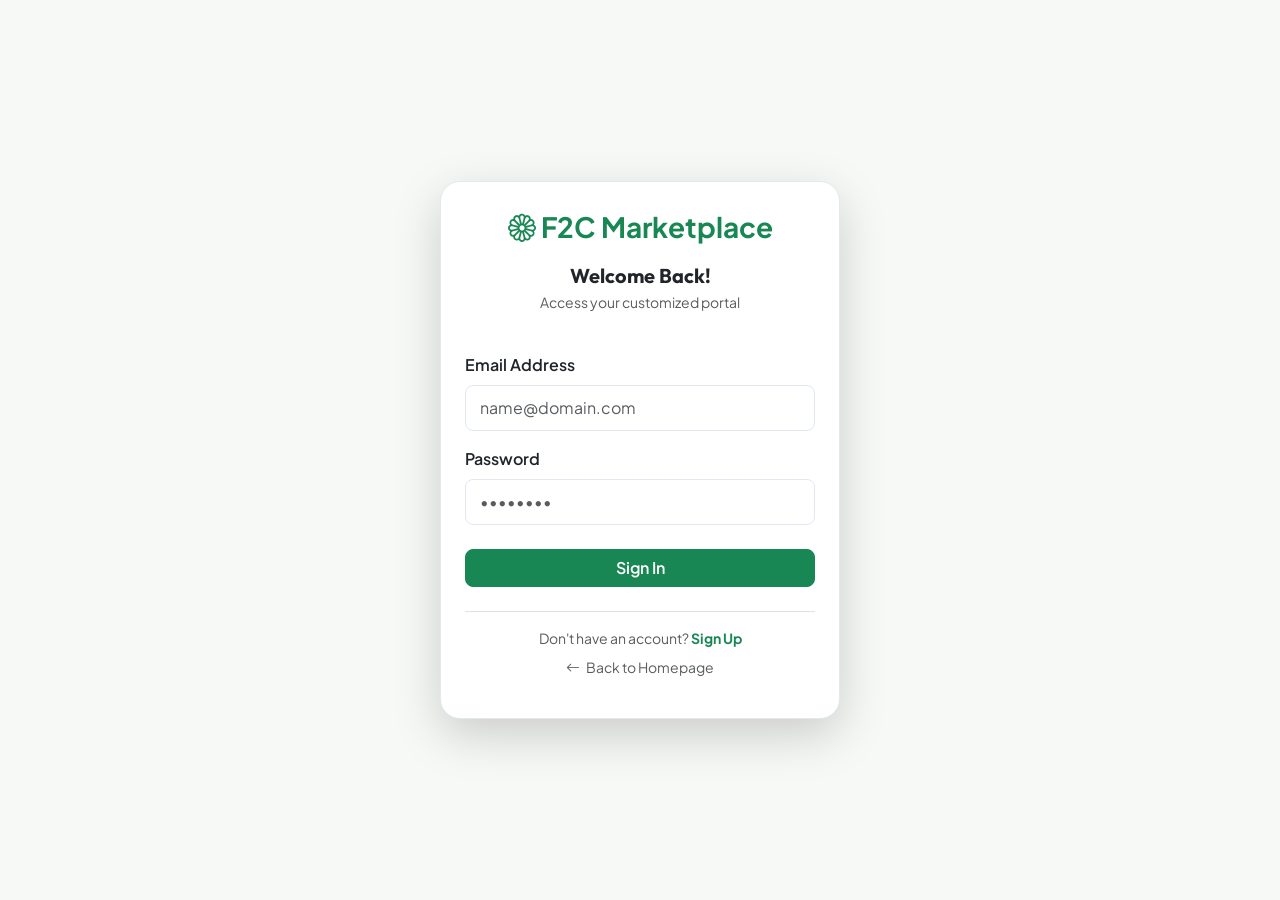
<file: target/classes/static/login.html>
<!DOCTYPE html>
<html lang="en">
<head>
    <meta charset="UTF-8">
    <meta name="viewport" content="width=device-width, initial-scale=1.0">
    <title>Sign In | F2C Marketplace</title>
    <link href="https://cdn.jsdelivr.net/npm/bootstrap@5.3.0/dist/css/bootstrap.min.css" rel="stylesheet">
    <link rel="stylesheet" href="https://cdn.jsdelivr.net/npm/bootstrap-icons@1.11.1/font/bootstrap-icons.css">
    <link rel="stylesheet" href="css/style.css">
</head>
<body class="d-flex align-items-center justify-content-center" style="min-height: 100vh; background-color: var(--bg-color);">

    <div class="card p-4 shadow-lg border-color" style="max-width: 400px; width: 100%; border-radius: 20px; background-color: var(--card-bg);">
        <div class="text-center mb-4">
            <a href="index.html" class="fs-3 fw-bold text-success text-decoration-none">
                <i class="bi bi-flower1"></i> F2C Marketplace
            </a>
            <h5 class="mt-3 mb-1 fw-bold">Welcome Back!</h5>
            <p class="text-muted small">Access your customized portal</p>
        </div>

        <form id="login-form">
            <div class="mb-3">
                <label class="form-label fw-semibold">Email Address</label>
                <input type="email" class="form-control" id="login-email" placeholder="name@domain.com" required style="padding: 10px 14px;">
            </div>
            <div class="mb-3">
                <label class="form-label fw-semibold">Password</label>
                <input type="password" class="form-control" id="login-password" placeholder="••••••••" required style="padding: 10px 14px;">
            </div>
            <button type="submit" class="btn btn-success w-100 py-2.5 mt-2" style="font-weight: 600; border-radius: 8px;">Sign In</button>
        </form>

        <div class="alert alert-danger mt-3 d-none" id="auth-alert" style="font-size: 13px;"></div>

        <div class="text-center mt-4 border-top pt-3 border-color">
            <p class="mb-0 small text-muted">Don't have an account? <a href="register.html" class="text-success fw-bold">Sign Up</a></p>
            <p class="mt-2 small"><a href="index.html" class="text-muted"><i class="bi bi-arrow-left me-1"></i> Back to Homepage</a></p>
        </div>
    </div>

    <script src="https://cdn.jsdelivr.net/npm/bootstrap@5.3.0/dist/js/bootstrap.bundle.min.js"></script>
    <script src="js/app.js"></script>
    <script src="js/auth.js"></script>
</body>
</html>
</file>
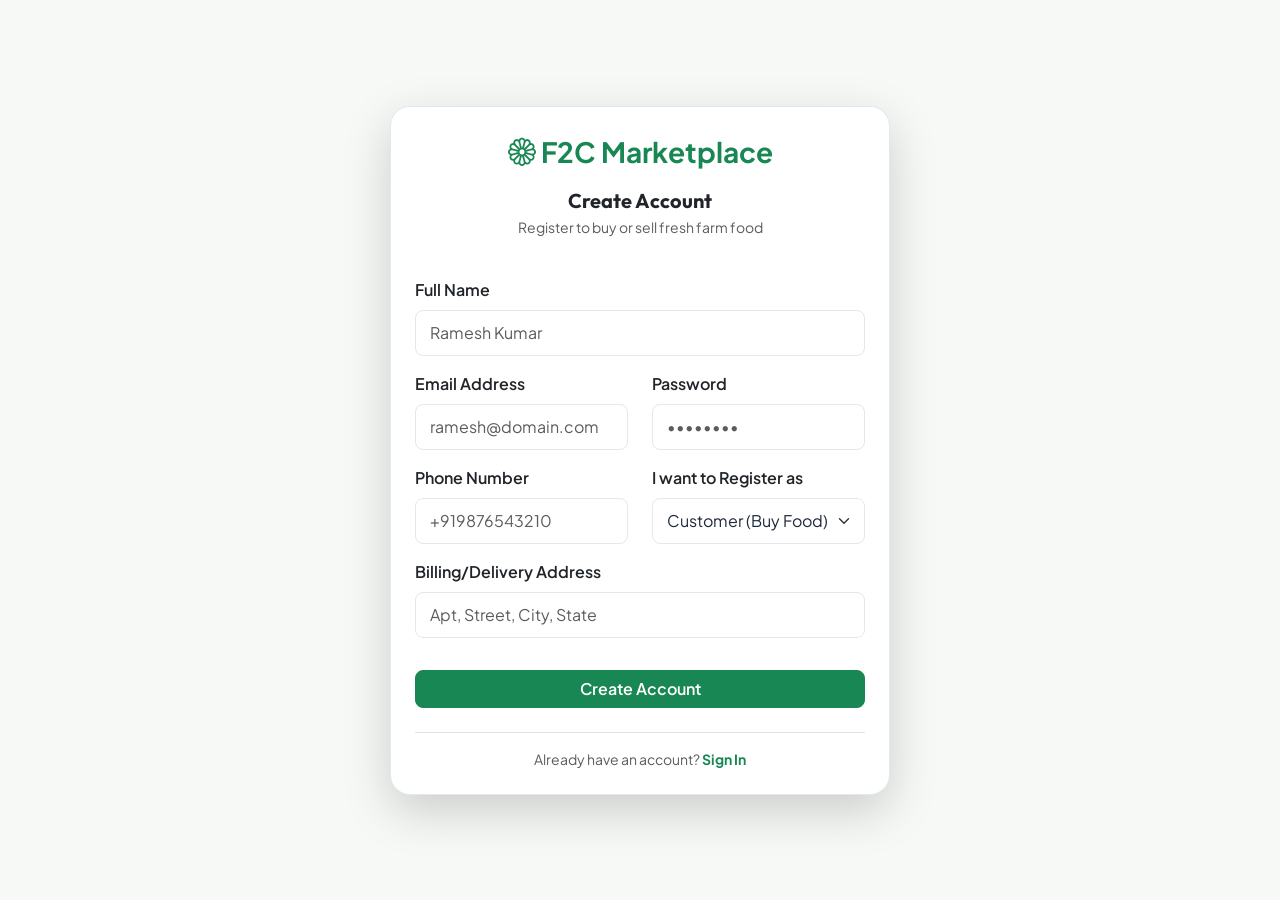
<file: target/classes/static/register.html>
<!DOCTYPE html>
<html lang="en">
<head>
    <meta charset="UTF-8">
    <meta name="viewport" content="width=device-width, initial-scale=1.0">
    <title>Sign Up | F2C Marketplace</title>
    <link href="https://cdn.jsdelivr.net/npm/bootstrap@5.3.0/dist/css/bootstrap.min.css" rel="stylesheet">
    <link rel="stylesheet" href="https://cdn.jsdelivr.net/npm/bootstrap-icons@1.11.1/font/bootstrap-icons.css">
    <link rel="stylesheet" href="css/style.css">
</head>
<body class="d-flex align-items-center justify-content-center py-5" style="min-height: 100vh; background-color: var(--bg-color);">

    <div class="card p-4 shadow-lg border-color" style="max-width: 500px; width: 100%; border-radius: 20px; background-color: var(--card-bg);">
        <div class="text-center mb-4">
            <a href="index.html" class="fs-3 fw-bold text-success text-decoration-none">
                <i class="bi bi-flower1"></i> F2C Marketplace
            </a>
            <h5 class="mt-3 mb-1 fw-bold">Create Account</h5>
            <p class="text-muted small">Register to buy or sell fresh farm food</p>
        </div>

        <form id="register-form">
            <div class="mb-3">
                <label class="form-label fw-semibold">Full Name</label>
                <input type="text" class="form-control" id="register-name" placeholder="Ramesh Kumar" required style="padding: 10px 14px;">
            </div>
            
            <div class="row">
                <div class="col-md-6 mb-3">
                    <label class="form-label fw-semibold">Email Address</label>
                    <input type="email" class="form-control" id="register-email" placeholder="ramesh@domain.com" required style="padding: 10px 14px;">
                </div>
                <div class="col-md-6 mb-3">
                    <label class="form-label fw-semibold">Password</label>
                    <input type="password" class="form-control" id="register-password" placeholder="••••••••" required style="padding: 10px 14px;">
                </div>
            </div>

            <div class="row">
                <div class="col-md-6 mb-3">
                    <label class="form-label fw-semibold">Phone Number</label>
                    <input type="text" class="form-control" id="register-phone" placeholder="+919876543210" required style="padding: 10px 14px;">
                </div>
                <div class="col-md-6 mb-3">
                    <label class="form-label fw-semibold">I want to Register as</label>
                    <select class="form-select" id="register-role" required style="padding: 10px 14px;">
                        <option value="CUSTOMER">Customer (Buy Food)</option>
                        <option value="FARMER">Farmer (Sell Food)</option>
                        <option value="ADMIN">Administrator (Manage Portal)</option>
                    </select>
                </div>
            </div>

            <div class="mb-3">
                <label class="form-label fw-semibold">Billing/Delivery Address</label>
                <input type="text" class="form-control" id="register-address" placeholder="Apt, Street, City, State" required style="padding: 10px 14px;">
            </div>

            <!-- Farmer specific fields (Toggled dynamically by auth.js) -->
            <div id="farmer-specific-fields" class="d-none border-top pt-3 mt-3 border-color">
                <h6 class="fw-bold text-success mb-3"><i class="bi bi-patch-check"></i> Farmer Credentials &amp; Farm Info</h6>
                <div class="row">
                    <div class="col-md-6 mb-3">
                        <label class="form-label fw-semibold">Farm Name</label>
                        <input type="text" class="form-control" id="farm-name" placeholder="Green Fields Farm">
                    </div>
                    <div class="col-md-6 mb-3">
                        <label class="form-label fw-semibold">Verification License No.</label>
                        <input type="text" class="form-control" id="license-number" placeholder="LIC-FARM-98765">
                    </div>
                </div>
                <div class="mb-3">
                    <label class="form-label fw-semibold">Farm Address</label>
                    <input type="text" class="form-control" id="farm-address" placeholder="Sonipat, Haryana">
                </div>
            </div>

            <button type="submit" class="btn btn-success w-100 py-2.5 mt-3" style="font-weight: 600; border-radius: 8px;">Create Account</button>
        </form>

        <div class="alert alert-danger mt-3 d-none" id="auth-alert" style="font-size: 13px;"></div>

        <div class="text-center mt-4 border-top pt-3 border-color">
            <p class="mb-0 small text-muted">Already have an account? <a href="login.html" class="text-success fw-bold">Sign In</a></p>
        </div>
    </div>

    <script src="https://cdn.jsdelivr.net/npm/bootstrap@5.3.0/dist/js/bootstrap.bundle.min.js"></script>
    <script src="js/app.js"></script>
    <script src="js/auth.js"></script>
</body>
</html>
</file>
<file: target/classes/static/css/style.css>
/* F2C Marketplace Stylesheet - Premium & Modern */
@import url('https://fonts.googleapis.com/css2?family=Outfit:wght@300;400;500;600;700;800&family=Plus+Jakarta+Sans:wght@300;400;500;600;700&display=swap');

:root {
    /* Color Palette - Farm Fresh Theme */
    --primary-color: #2e7d32;
    --primary-dark: #1b5e20;
    --primary-light: #e8f5e9;
    --secondary-color: #ff9100;
    --secondary-light: #fff3e0;
    --accent-color: #00e676;
    
    --bg-color: #f7f9f6;
    --card-bg: #ffffff;
    --text-color: #1e293b;
    --text-muted: #64748b;
    --border-color: #e2e8f0;
    
    --shadow-sm: 0 2px 4px rgba(46, 125, 50, 0.05);
    --shadow-md: 0 8px 16px rgba(46, 125, 50, 0.08);
    --shadow-lg: 0 16px 24px rgba(46, 125, 50, 0.12);
    
    --transition: all 0.3s cubic-bezier(0.4, 0, 0.2, 1);
    --font-heading: 'Outfit', sans-serif;
    --font-body: 'Plus Jakarta Sans', sans-serif;
    
    --header-height: 70px;
    --border-radius: 12px;
}

/* Dark Mode Variables */
body.dark-mode {
    --bg-color: #0f172a;
    --card-bg: #1e293b;
    --text-color: #f8fafc;
    --text-muted: #94a3b8;
    --border-color: #334155;
    --primary-light: #1e3a24;
    --secondary-light: #3a2a1a;
    
    --shadow-sm: 0 2px 4px rgba(0, 0, 0, 0.2);
    --shadow-md: 0 8px 16px rgba(0, 0, 0, 0.3);
    --shadow-lg: 0 16px 24px rgba(0, 0, 0, 0.4);
}

/* Global Reset & Base Styling */
* {
    box-sizing: border-box;
    margin: 0;
    padding: 0;
}

body {
    font-family: var(--font-body);
    background-color: var(--bg-color);
    color: var(--text-color);
    transition: var(--transition);
    overflow-x: hidden;
}

h1, h2, h3, h4, h5, h6 {
    font-family: var(--font-heading);
    font-weight: 700;
}

a {
    color: var(--primary-color);
    text-decoration: none;
    transition: var(--transition);
}
a:hover {
    color: var(--primary-dark);
}

/* Glassmorphism Header / Navbar */
.navbar {
    height: var(--header-height);
    background: rgba(255, 255, 255, 0.8) !important;
    backdrop-filter: blur(12px);
    border-bottom: 1px solid var(--border-color);
    box-shadow: var(--shadow-sm);
    transition: var(--transition);
    z-index: 1050;
}
body.dark-mode .navbar {
    background: rgba(30, 41, 59, 0.8) !important;
    border-bottom: 1px solid var(--border-color);
}

.navbar-brand {
    font-family: var(--font-heading);
    font-size: 24px;
    font-weight: 800;
    color: var(--primary-color) !important;
    display: flex;
    align-items: center;
    gap: 8px;
}

.nav-link {
    color: var(--text-color) !important;
    font-weight: 500;
    padding: 8px 16px !important;
    border-radius: 8px;
    transition: var(--transition);
}
.nav-link:hover, .nav-link.active {
    background-color: var(--primary-light);
    color: var(--primary-color) !important;
}

/* Custom Buttons with smooth ripple effects */
.btn-primary {
    background-color: var(--primary-color);
    border-color: var(--primary-color);
    font-weight: 600;
    padding: 10px 24px;
    border-radius: var(--border-radius);
    transition: var(--transition);
}
.btn-primary:hover, .btn-primary:focus {
    background-color: var(--primary-dark) !important;
    border-color: var(--primary-dark) !important;
    box-shadow: 0 4px 12px rgba(46, 125, 50, 0.25);
}

.btn-secondary {
    background-color: var(--secondary-color);
    border-color: var(--secondary-color);
    color: white;
    font-weight: 600;
    padding: 10px 24px;
    border-radius: var(--border-radius);
    transition: var(--transition);
}
.btn-secondary:hover {
    background-color: #e68200;
    border-color: #e68200;
}

/* Premium Amazon-style Hero Banner & Carousel */
.hero-section {
    position: relative;
    background: linear-gradient(135deg, var(--primary-light) 0%, #fffde7 100%);
    padding: 80px 0;
    border-bottom-left-radius: 40px;
    border-bottom-right-radius: 40px;
    overflow: hidden;
}
body.dark-mode .hero-section {
    background: linear-gradient(135deg, #162a1c 0%, #1e293b 100%);
}

.hero-image {
    max-width: 100%;
    animation: float 6s ease-in-out infinite;
}

@keyframes float {
    0%, 100% { transform: translateY(0); }
    50% { transform: translateY(-15px); }
}

/* Advanced Card Hover Animations & Styling */
.card {
    background-color: var(--card-bg);
    border: 1px solid var(--border-color);
    border-radius: var(--border-radius);
    box-shadow: var(--shadow-sm);
    transition: var(--transition);
    overflow: hidden;
}
.card:hover {
    transform: translateY(-8px);
    box-shadow: var(--shadow-lg);
    border-color: var(--primary-color);
}

.product-img-wrapper {
    position: relative;
    padding-bottom: 75%; /* 4:3 Aspect Ratio */
    background-color: #f1f5f9;
    overflow: hidden;
}

.product-img {
    position: absolute;
    top: 0;
    left: 0;
    width: 100%;
    height: 100%;
    object-fit: cover;
    transition: transform 0.5s ease;
}
.card:hover .product-img {
    transform: scale(1.1);
}

.badge-flash {
    position: absolute;
    top: 12px;
    left: 12px;
    background-color: #e11d48;
    color: white;
    font-weight: 700;
    font-size: 11px;
    padding: 4px 8px;
    border-radius: 6px;
    z-index: 10;
}

/* Category Circle Cards */
.category-circle-card {
    display: flex;
    flex-direction: column;
    align-items: center;
    cursor: pointer;
}
.category-circle-img {
    width: 80px;
    height: 80px;
    border-radius: 50%;
    object-fit: cover;
    border: 3px solid transparent;
    transition: var(--transition);
}
.category-circle-card:hover .category-circle-img {
    transform: scale(1.1);
    border-color: var(--primary-color);
    box-shadow: var(--shadow-md);
}

/* Float Chatbot UI widget */
.chatbot-widget {
    position: fixed;
    bottom: 30px;
    right: 30px;
    z-index: 1000;
    font-family: var(--font-body);
}

.chat-btn {
    width: 60px;
    height: 60px;
    border-radius: 50%;
    background: linear-gradient(135deg, var(--primary-color) 0%, var(--accent-color) 100%);
    box-shadow: 0 4px 16px rgba(46, 125, 50, 0.4);
    border: none;
    color: white;
    font-size: 24px;
    display: flex;
    align-items: center;
    justify-content: center;
    cursor: pointer;
    transition: var(--transition);
}
.chat-btn:hover {
    transform: scale(1.1) rotate(15deg);
}

.chat-window {
    width: 360px;
    height: 500px;
    background-color: var(--card-bg);
    border: 1px solid var(--border-color);
    border-radius: 20px;
    box-shadow: var(--shadow-lg);
    display: none;
    flex-direction: column;
    overflow: hidden;
    position: absolute;
    bottom: 80px;
    right: 0;
    animation: slideUp 0.3s cubic-bezier(0.4, 0, 0.2, 1);
}

@keyframes slideUp {
    from { transform: translateY(50px); opacity: 0; }
    to { transform: translateY(0); opacity: 1; }
}

.chat-header {
    background: linear-gradient(135deg, var(--primary-color) 0%, var(--primary-dark) 100%);
    color: white;
    padding: 16px;
    display: flex;
    justify-content: space-between;
    align-items: center;
}

.chat-messages {
    flex: 1;
    padding: 16px;
    overflow-y: auto;
    background-color: var(--bg-color);
}

.chat-bubble {
    padding: 10px 14px;
    border-radius: 14px;
    margin-bottom: 12px;
    max-width: 80%;
    font-size: 14px;
    line-height: 1.4;
    word-break: break-word;
}
.chat-bubble.bot {
    background-color: var(--card-bg);
    color: var(--text-color);
    border-top-left-radius: 2px;
    align-self: flex-start;
    box-shadow: var(--shadow-sm);
}
.chat-bubble.user {
    background-color: var(--primary-color);
    color: white;
    border-top-right-radius: 2px;
    align-self: flex-end;
    margin-left: auto;
}

.chat-input-area {
    padding: 12px;
    background-color: var(--card-bg);
    border-top: 1px solid var(--border-color);
    display: flex;
    gap: 8px;
}
.chat-input {
    flex: 1;
    border: 1px solid var(--border-color);
    background-color: var(--bg-color);
    color: var(--text-color);
    padding: 8px 16px;
    border-radius: 20px;
    outline: none;
}

/* Form Styling - Premium inputs */
.form-control, .form-select {
    background-color: var(--card-bg);
    color: var(--text-color);
    border: 1px solid var(--border-color);
    border-radius: 8px;
    padding: 12px 16px;
    transition: var(--transition);
}
.form-control:focus, .form-select:focus {
    background-color: var(--card-bg);
    color: var(--text-color);
    border-color: var(--primary-color);
    box-shadow: 0 0 0 3px rgba(46, 125, 50, 0.15);
}

/* Zomato-style delivery progress */
.tracking-stepper {
    display: flex;
    justify-content: space-between;
    position: relative;
    margin-bottom: 30px;
}
.tracking-stepper::before {
    content: '';
    position: absolute;
    top: 20px;
    left: 40px;
    right: 40px;
    height: 4px;
    background-color: var(--border-color);
    z-index: 1;
}
.stepper-progress {
    position: absolute;
    top: 20px;
    left: 40px;
    height: 4px;
    background-color: var(--primary-color);
    z-index: 2;
    transition: width 1s ease-in-out;
}
.step-item {
    display: flex;
    flex-direction: column;
    align-items: center;
    z-index: 3;
    width: 80px;
    text-align: center;
}
.step-icon {
    width: 44px;
    height: 44px;
    border-radius: 50%;
    background-color: var(--card-bg);
    border: 3px solid var(--border-color);
    display: flex;
    align-items: center;
    justify-content: center;
    font-size: 16px;
    color: var(--text-muted);
    transition: var(--transition);
}
.step-item.active .step-icon {
    border-color: var(--primary-color);
    background-color: var(--primary-color);
    color: white;
    box-shadow: 0 0 0 6px rgba(46, 125, 50, 0.2);
}
.step-item.completed .step-icon {
    border-color: var(--primary-color);
    background-color: var(--primary-color);
    color: white;
}
.step-title {
    font-size: 12px;
    font-weight: 600;
    margin-top: 8px;
    color: var(--text-muted);
}
.step-item.active .step-title, .step-item.completed .step-title {
    color: var(--text-color);
}

/* Footer Style */
footer {
    background-color: #1e293b;
    color: #cbd5e1;
    padding: 60px 0 20px 0;
    border-top: 4px solid var(--primary-color);
}
body.dark-mode footer {
    background-color: #0b0f19;
}
footer h5 {
    color: white;
    margin-bottom: 24px;
}
footer a {
    color: #94a3b8;
}
footer a:hover {
    color: var(--accent-color);
}

/* Responsive Dashboard Layouts */
.dashboard-grid {
    display: grid;
    grid-template-columns: 240px 1fr;
    gap: 30px;
    min-height: calc(100vh - var(--header-height));
}
@media (max-width: 991.98px) {
    .dashboard-grid {
        grid-template-columns: 1fr;
    }
}
.sidebar-panel {
    background-color: var(--card-bg);
    border-right: 1px solid var(--border-color);
    padding: 24px;
}
.sidebar-menu {
    list-style: none;
    display: flex;
    flex-direction: column;
    gap: 8px;
}
.sidebar-menu a {
    display: flex;
    align-items: center;
    gap: 12px;
    padding: 12px 16px;
    border-radius: 8px;
    color: var(--text-color);
    font-weight: 500;
}
.sidebar-menu a:hover, .sidebar-menu a.active {
    background-color: var(--primary-light);
    color: var(--primary-color);
}
</file>
